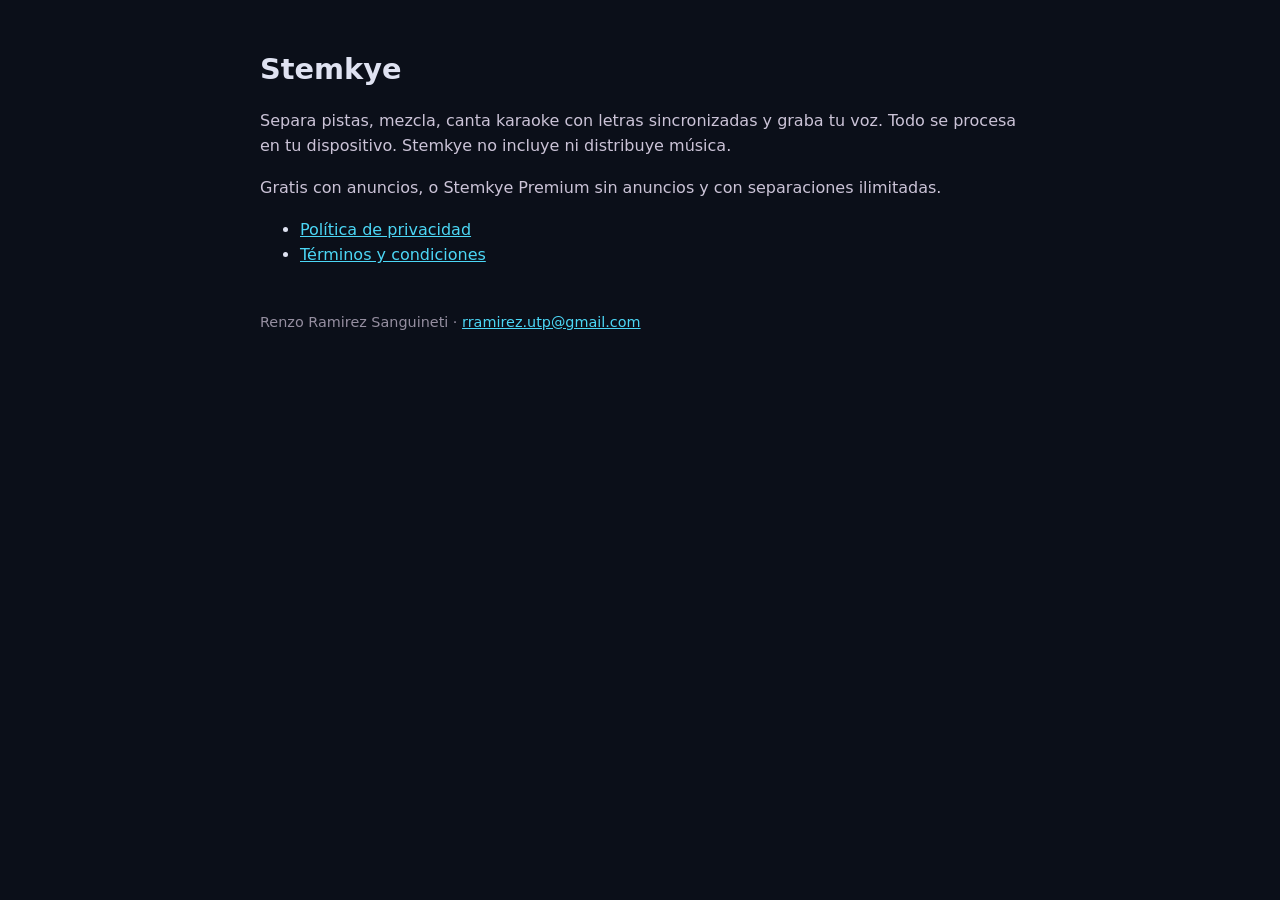
<file: index.html>
<!doctype html>
<html lang="es"><head><meta charset="utf-8"><meta name="viewport" content="width=device-width, initial-scale=1">
<title>Stemkye</title><link rel="stylesheet" href="style.css"></head><body><main>
<h1>Stemkye</h1>
<p>Separa pistas, mezcla, canta karaoke con letras sincronizadas y graba tu voz. Todo se procesa en tu dispositivo. Stemkye no incluye ni distribuye música.</p>
<p>Gratis con anuncios, o Stemkye Premium sin anuncios y con separaciones ilimitadas.</p>
<ul>
<li><a href="privacy.html">Política de privacidad</a></li>
<li><a href="terms.html">Términos y condiciones</a></li>
</ul>
<footer>Renzo Ramirez Sanguineti · <a href="mailto:rramirez.utp@gmail.com">rramirez.utp@gmail.com</a></footer>
</main></body></html>
</file>
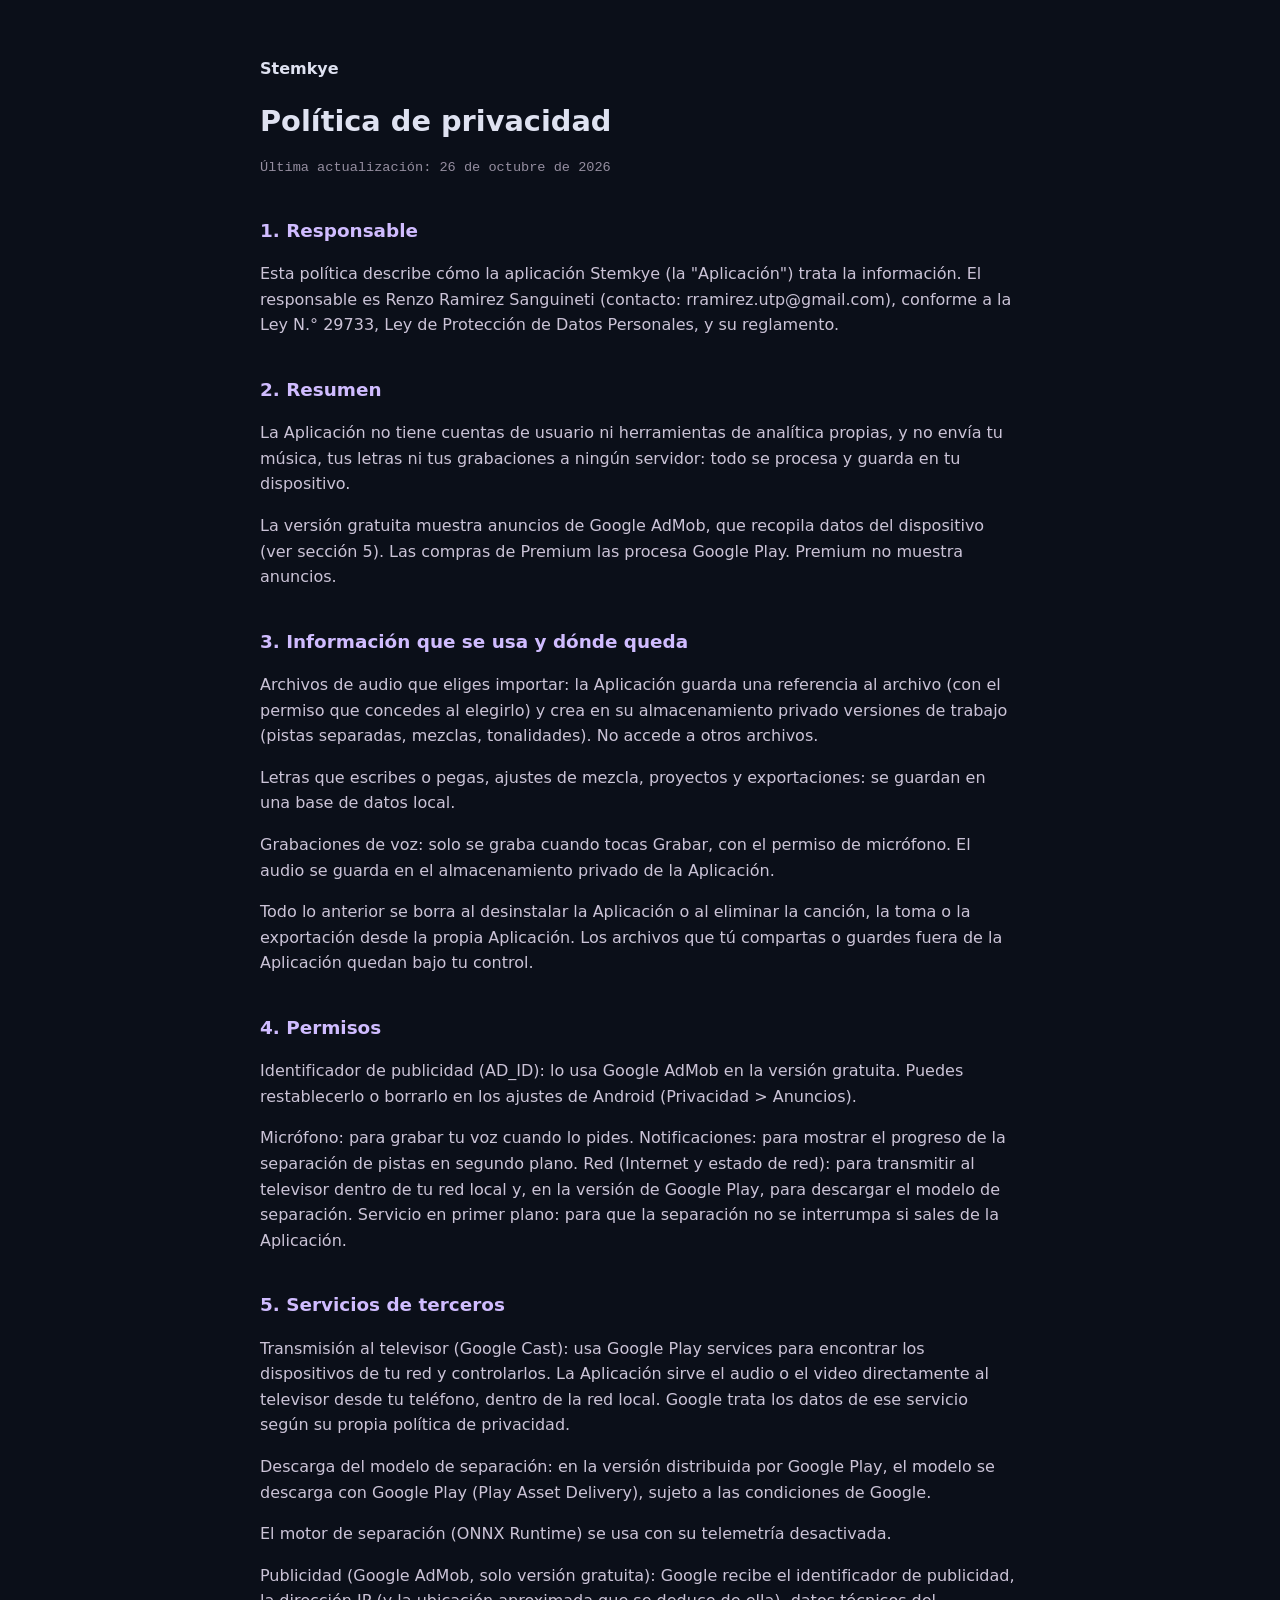
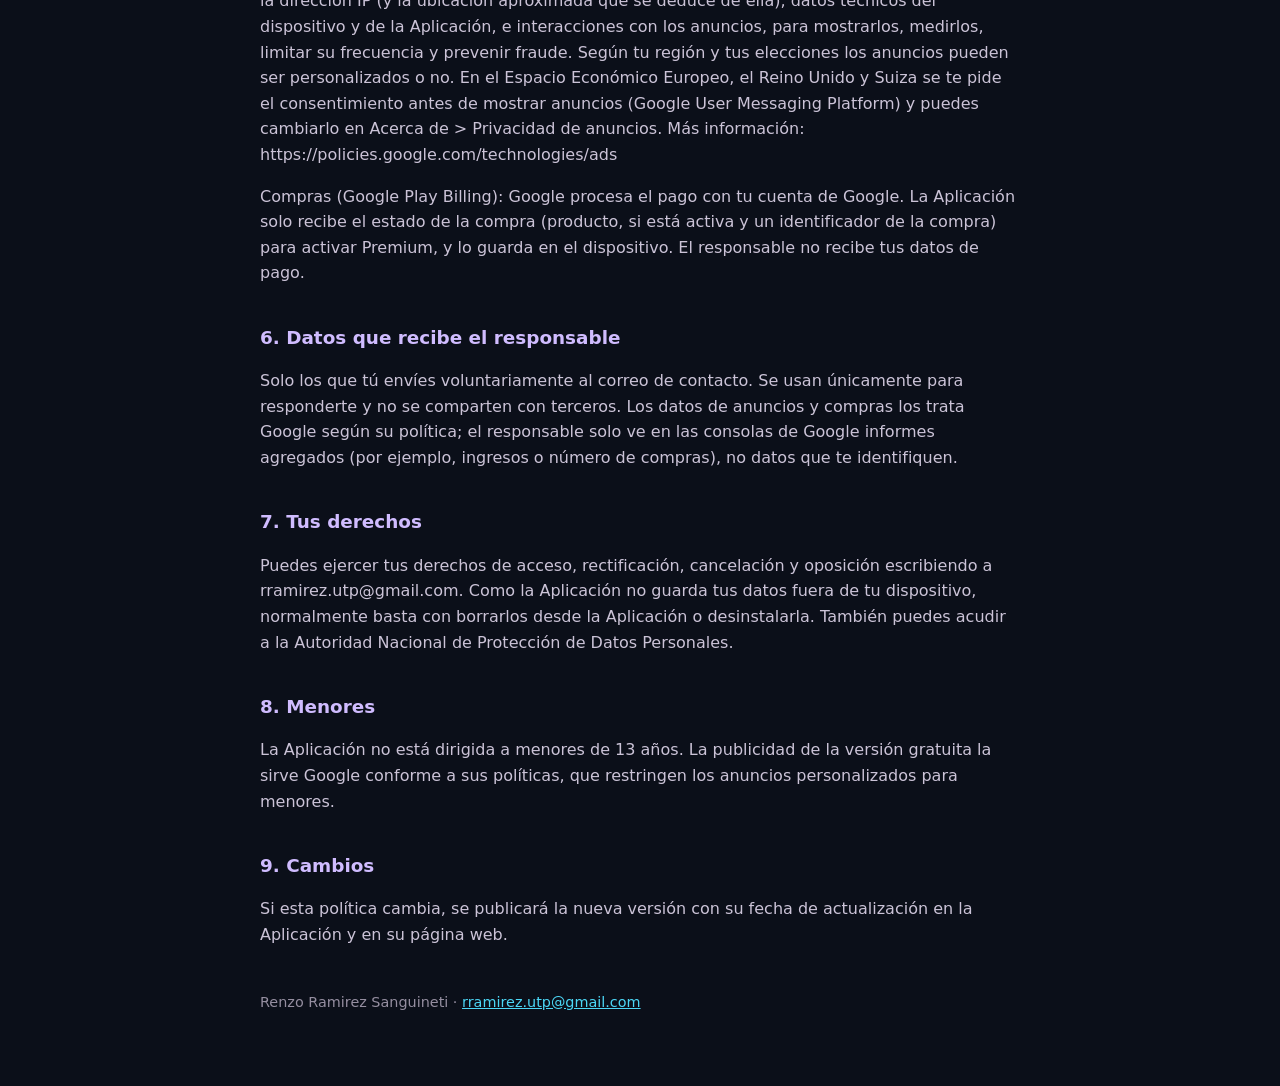
<file: privacy.html>
<!doctype html>
<html lang="es"><head><meta charset="utf-8"><meta name="viewport" content="width=device-width, initial-scale=1">
<title>Stemkye · Política de privacidad</title>
<link rel="stylesheet" href="style.css"></head><body><main>
<p class="brand"><a href="index.html">Stemkye</a></p>
<h1>Política de privacidad</h1>
<p class="updated">Última actualización: 26 de octubre de 2026</p>
<h2>1. Responsable</h2>
<p>Esta política describe cómo la aplicación Stemkye (la "Aplicación") trata la información. El responsable es Renzo Ramirez Sanguineti (contacto: rramirez.utp@gmail.com), conforme a la Ley N.° 29733, Ley de Protección de Datos Personales, y su reglamento.</p>
<h2>2. Resumen</h2>
<p>La Aplicación no tiene cuentas de usuario ni herramientas de analítica propias, y no envía tu música, tus letras ni tus grabaciones a ningún servidor: todo se procesa y guarda en tu dispositivo.</p>
<p>La versión gratuita muestra anuncios de Google AdMob, que recopila datos del dispositivo (ver sección 5). Las compras de Premium las procesa Google Play. Premium no muestra anuncios.</p>
<h2>3. Información que se usa y dónde queda</h2>
<p>Archivos de audio que eliges importar: la Aplicación guarda una referencia al archivo (con el permiso que concedes al elegirlo) y crea en su almacenamiento privado versiones de trabajo (pistas separadas, mezclas, tonalidades). No accede a otros archivos.</p>
<p>Letras que escribes o pegas, ajustes de mezcla, proyectos y exportaciones: se guardan en una base de datos local.</p>
<p>Grabaciones de voz: solo se graba cuando tocas Grabar, con el permiso de micrófono. El audio se guarda en el almacenamiento privado de la Aplicación.</p>
<p>Todo lo anterior se borra al desinstalar la Aplicación o al eliminar la canción, la toma o la exportación desde la propia Aplicación. Los archivos que tú compartas o guardes fuera de la Aplicación quedan bajo tu control.</p>
<h2>4. Permisos</h2>
<p>Identificador de publicidad (AD_ID): lo usa Google AdMob en la versión gratuita. Puedes restablecerlo o borrarlo en los ajustes de Android (Privacidad &gt; Anuncios).</p>
<p>Micrófono: para grabar tu voz cuando lo pides. Notificaciones: para mostrar el progreso de la separación de pistas en segundo plano. Red (Internet y estado de red): para transmitir al televisor dentro de tu red local y, en la versión de Google Play, para descargar el modelo de separación. Servicio en primer plano: para que la separación no se interrumpa si sales de la Aplicación.</p>
<h2>5. Servicios de terceros</h2>
<p>Transmisión al televisor (Google Cast): usa Google Play services para encontrar los dispositivos de tu red y controlarlos. La Aplicación sirve el audio o el video directamente al televisor desde tu teléfono, dentro de la red local. Google trata los datos de ese servicio según su propia política de privacidad.</p>
<p>Descarga del modelo de separación: en la versión distribuida por Google Play, el modelo se descarga con Google Play (Play Asset Delivery), sujeto a las condiciones de Google.</p>
<p>El motor de separación (ONNX Runtime) se usa con su telemetría desactivada.</p>
<p>Publicidad (Google AdMob, solo versión gratuita): Google recibe el identificador de publicidad, la dirección IP (y la ubicación aproximada que se deduce de ella), datos técnicos del dispositivo y de la Aplicación, e interacciones con los anuncios, para mostrarlos, medirlos, limitar su frecuencia y prevenir fraude. Según tu región y tus elecciones los anuncios pueden ser personalizados o no. En el Espacio Económico Europeo, el Reino Unido y Suiza se te pide el consentimiento antes de mostrar anuncios (Google User Messaging Platform) y puedes cambiarlo en Acerca de &gt; Privacidad de anuncios. Más información: https://policies.google.com/technologies/ads</p>
<p>Compras (Google Play Billing): Google procesa el pago con tu cuenta de Google. La Aplicación solo recibe el estado de la compra (producto, si está activa y un identificador de la compra) para activar Premium, y lo guarda en el dispositivo. El responsable no recibe tus datos de pago.</p>
<h2>6. Datos que recibe el responsable</h2>
<p>Solo los que tú envíes voluntariamente al correo de contacto. Se usan únicamente para responderte y no se comparten con terceros. Los datos de anuncios y compras los trata Google según su política; el responsable solo ve en las consolas de Google informes agregados (por ejemplo, ingresos o número de compras), no datos que te identifiquen.</p>
<h2>7. Tus derechos</h2>
<p>Puedes ejercer tus derechos de acceso, rectificación, cancelación y oposición escribiendo a rramirez.utp@gmail.com. Como la Aplicación no guarda tus datos fuera de tu dispositivo, normalmente basta con borrarlos desde la Aplicación o desinstalarla. También puedes acudir a la Autoridad Nacional de Protección de Datos Personales.</p>
<h2>8. Menores</h2>
<p>La Aplicación no está dirigida a menores de 13 años. La publicidad de la versión gratuita la sirve Google conforme a sus políticas, que restringen los anuncios personalizados para menores.</p>
<h2>9. Cambios</h2>
<p>Si esta política cambia, se publicará la nueva versión con su fecha de actualización en la Aplicación y en su página web.</p>
<footer>Renzo Ramirez Sanguineti · <a href="mailto:rramirez.utp@gmail.com">rramirez.utp@gmail.com</a></footer>
</main></body></html>
</file>
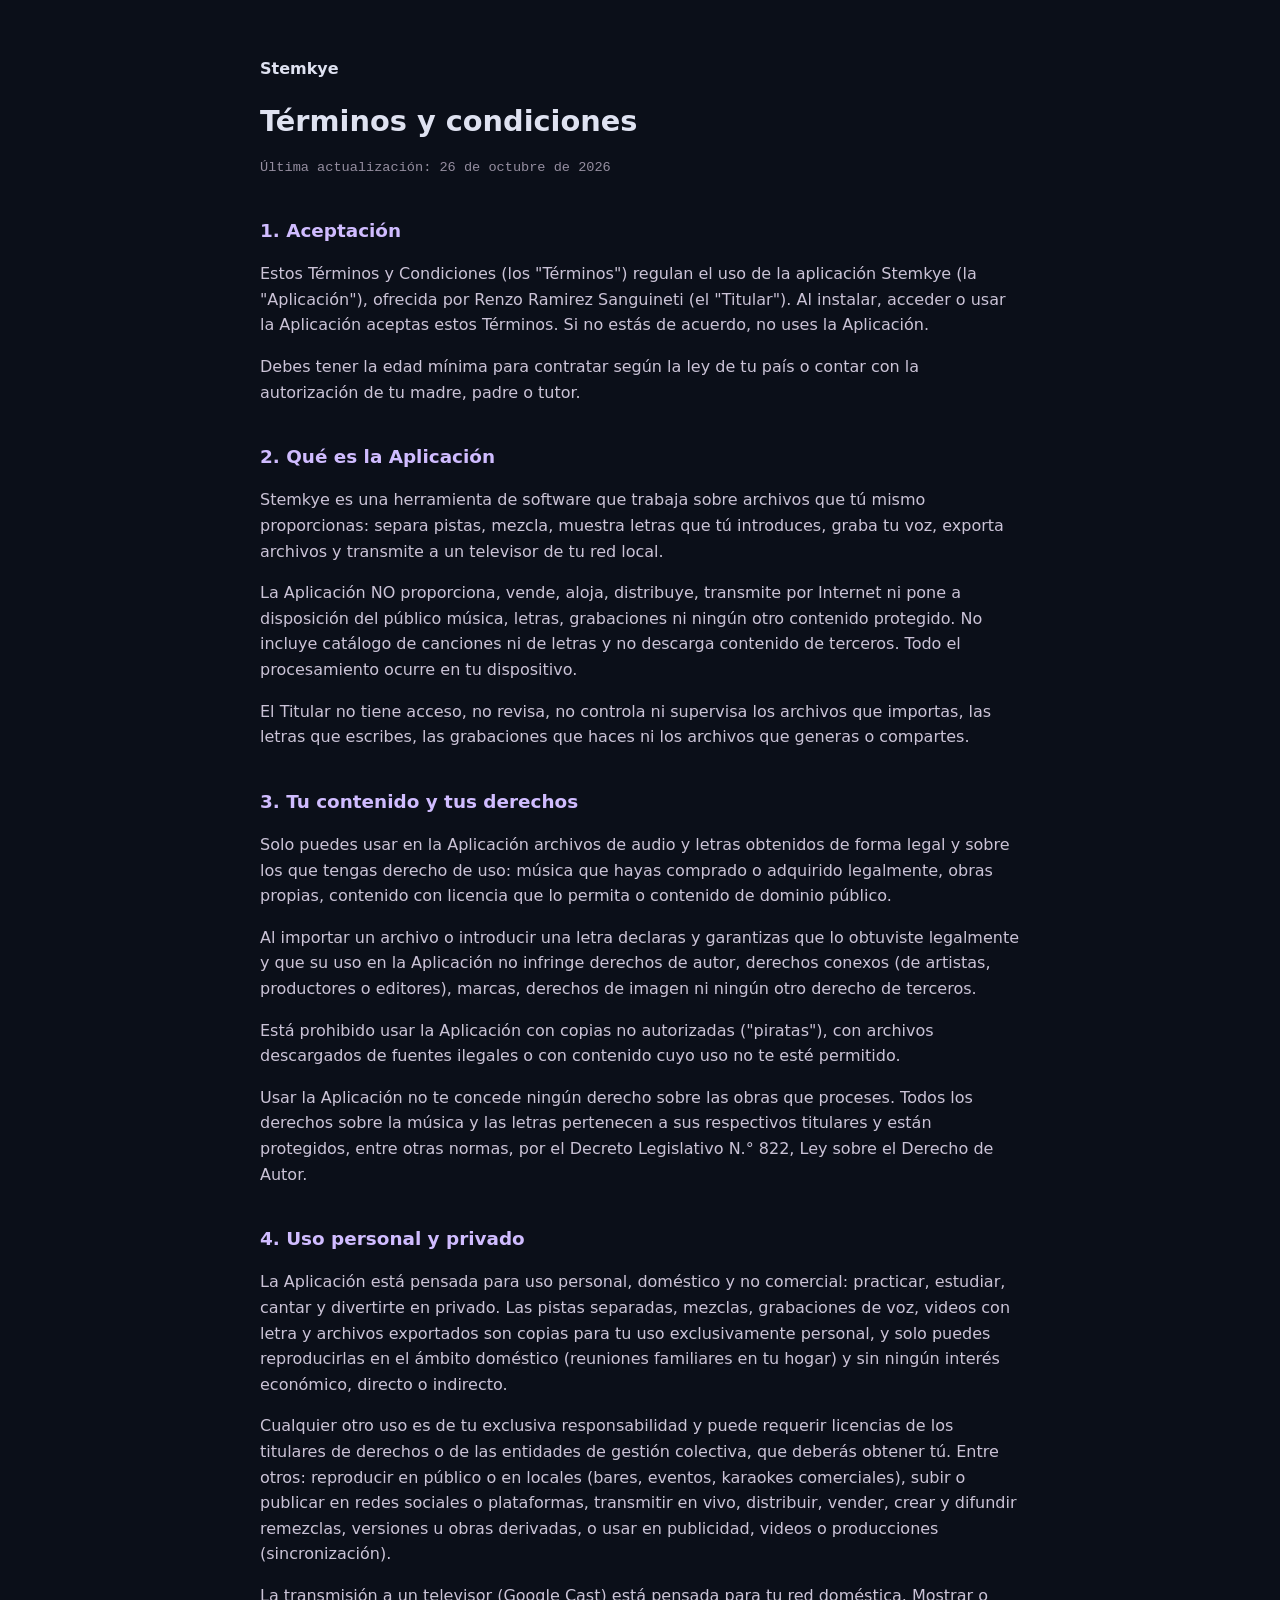
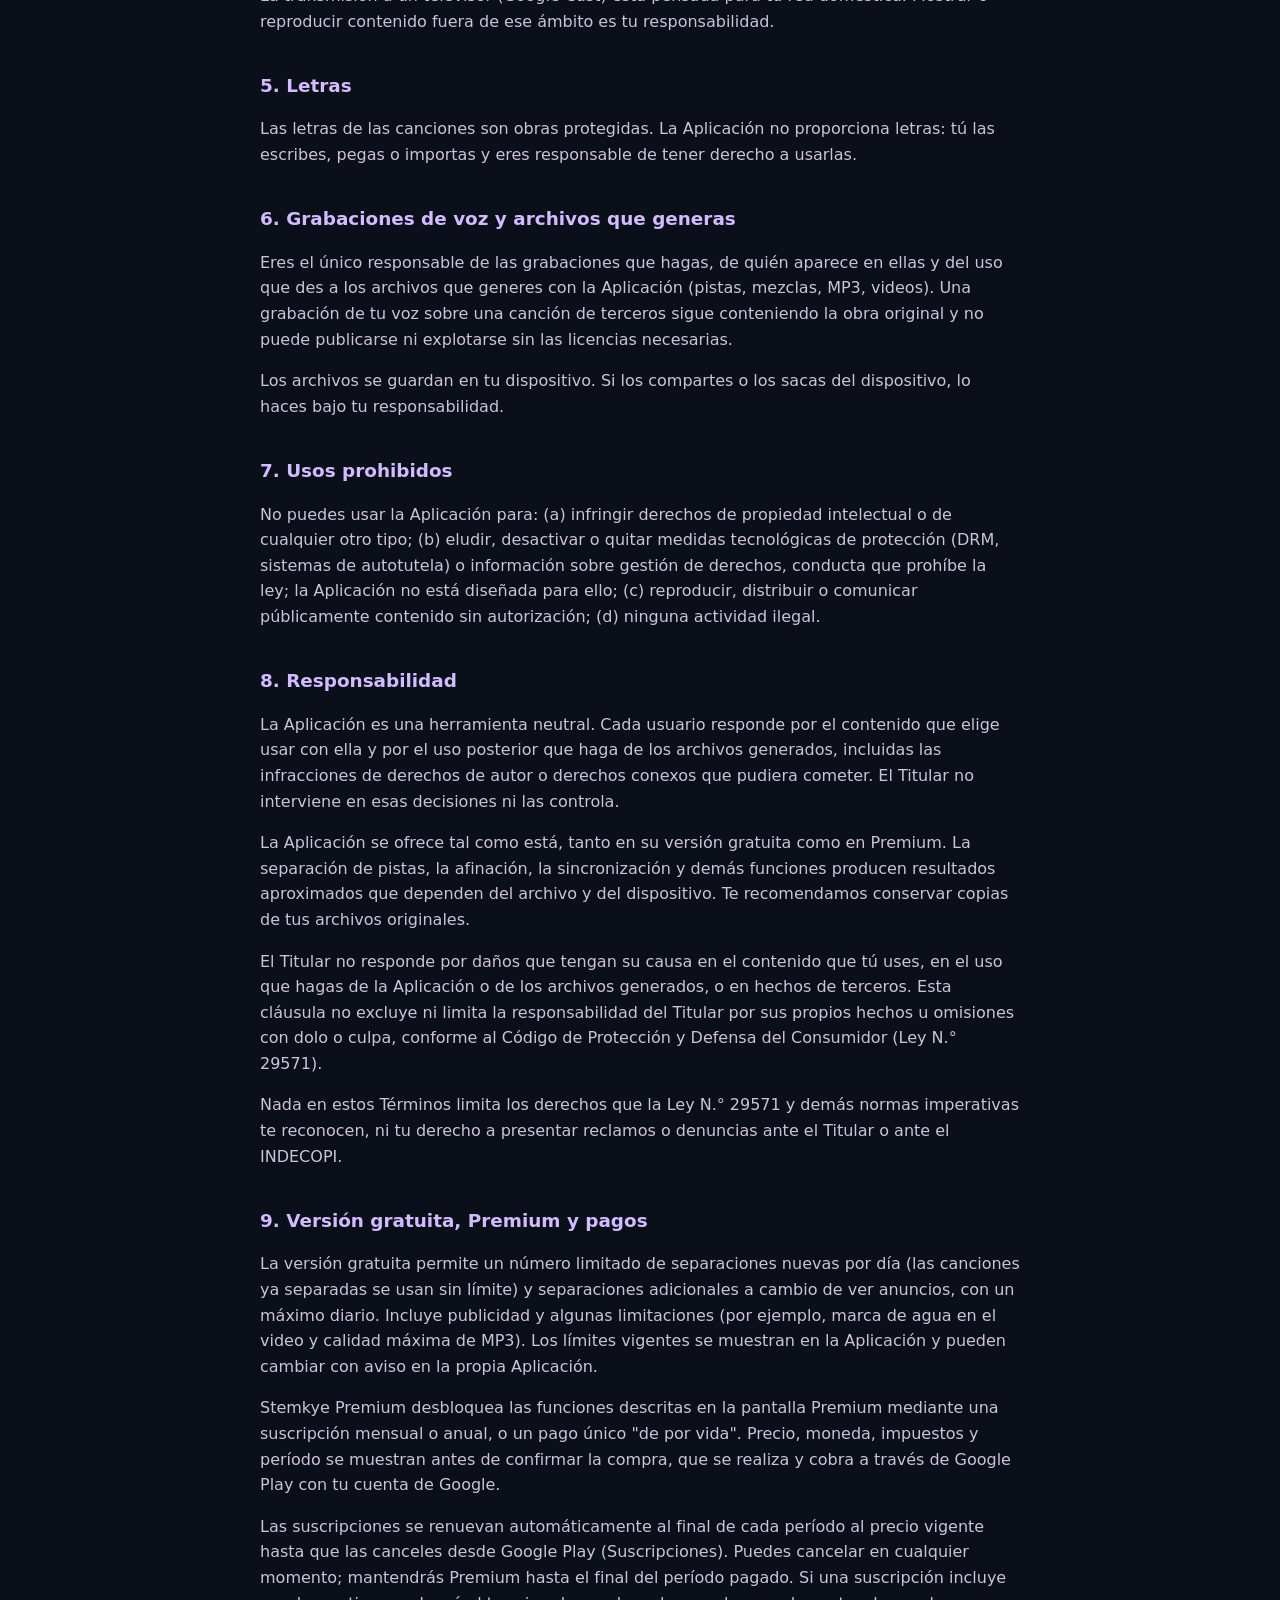
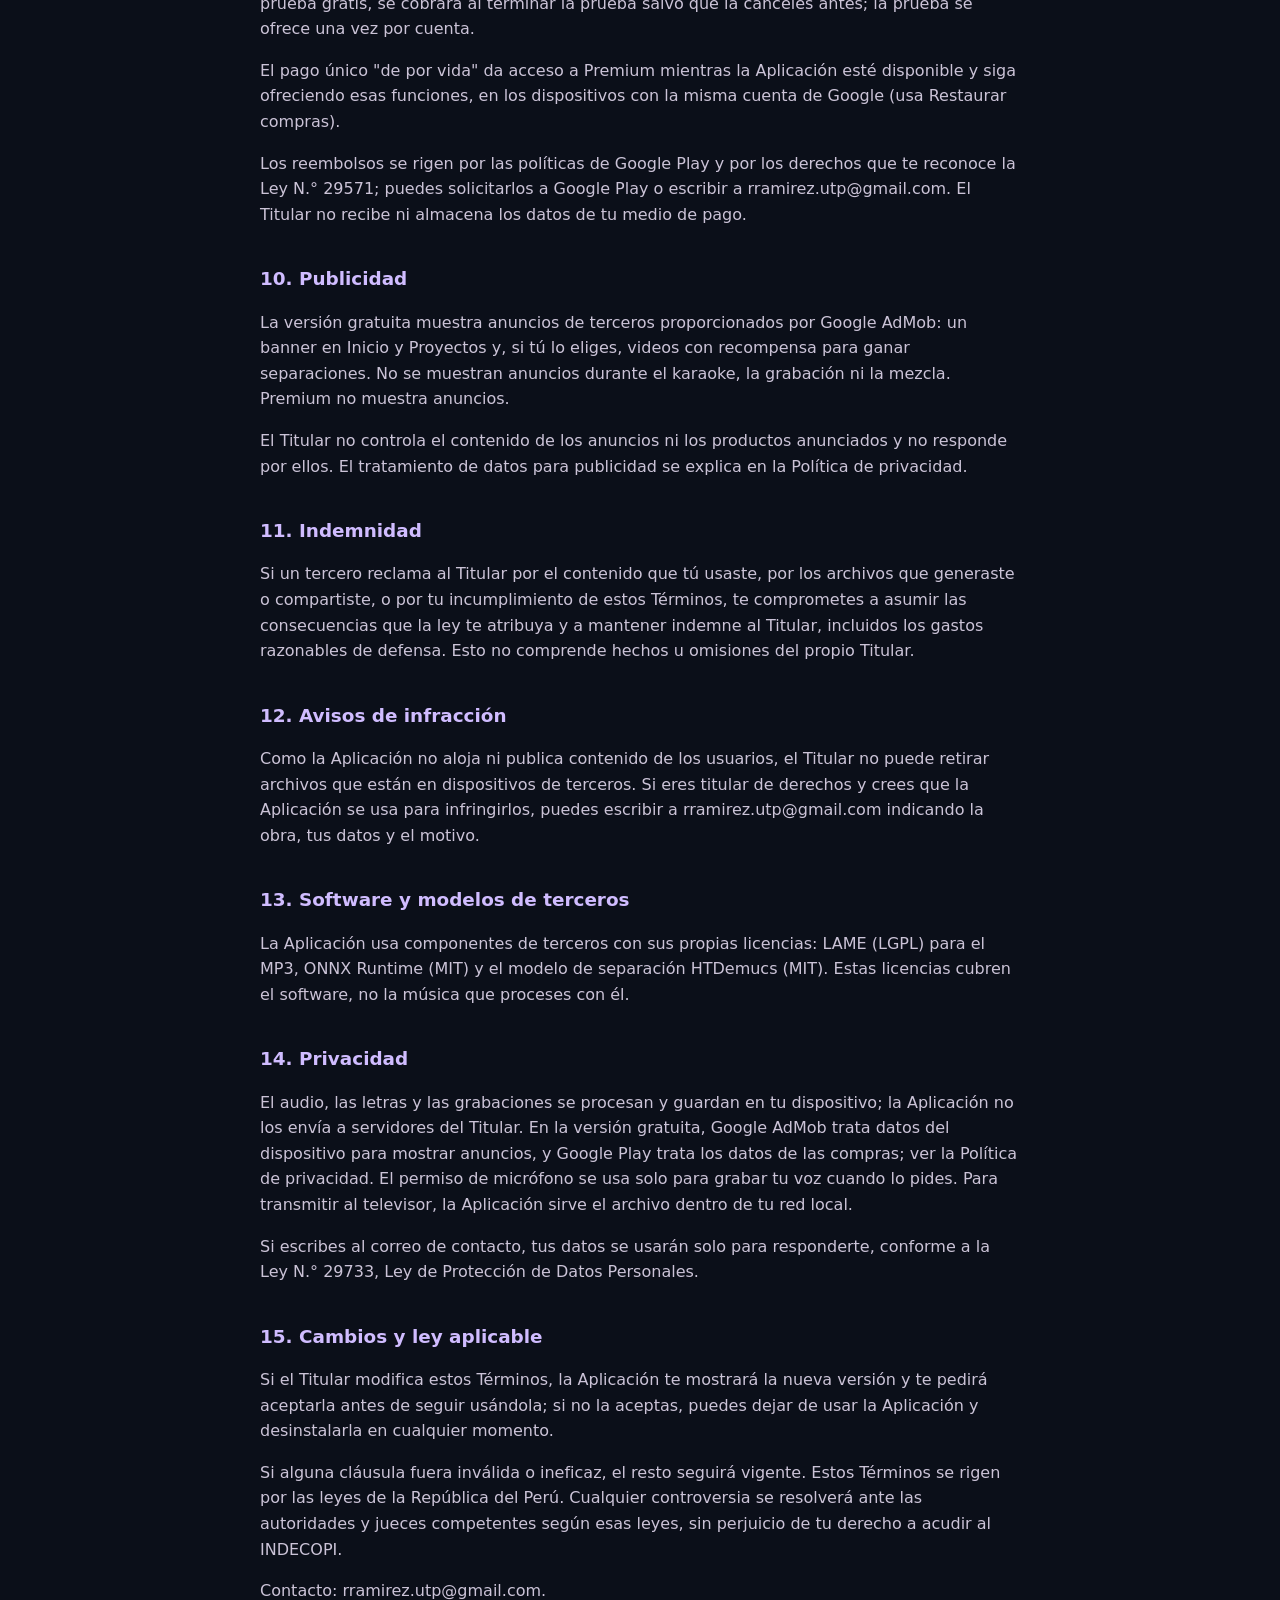
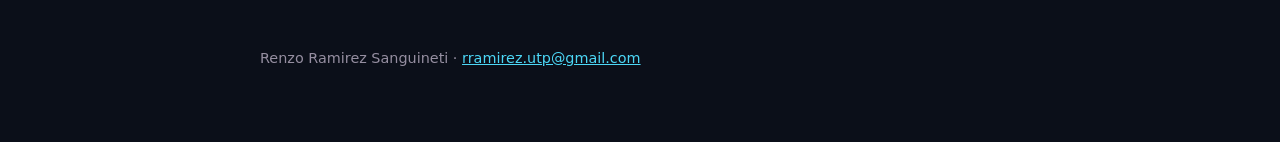
<file: terms.html>
<!doctype html>
<html lang="es"><head><meta charset="utf-8"><meta name="viewport" content="width=device-width, initial-scale=1">
<title>Stemkye · Términos y condiciones</title>
<link rel="stylesheet" href="style.css"></head><body><main>
<p class="brand"><a href="index.html">Stemkye</a></p>
<h1>Términos y condiciones</h1>
<p class="updated">Última actualización: 26 de octubre de 2026</p>
<h2>1. Aceptación</h2>
<p>Estos Términos y Condiciones (los "Términos") regulan el uso de la aplicación Stemkye (la "Aplicación"), ofrecida por Renzo Ramirez Sanguineti (el "Titular"). Al instalar, acceder o usar la Aplicación aceptas estos Términos. Si no estás de acuerdo, no uses la Aplicación.</p>
<p>Debes tener la edad mínima para contratar según la ley de tu país o contar con la autorización de tu madre, padre o tutor.</p>
<h2>2. Qué es la Aplicación</h2>
<p>Stemkye es una herramienta de software que trabaja sobre archivos que tú mismo proporcionas: separa pistas, mezcla, muestra letras que tú introduces, graba tu voz, exporta archivos y transmite a un televisor de tu red local.</p>
<p>La Aplicación NO proporciona, vende, aloja, distribuye, transmite por Internet ni pone a disposición del público música, letras, grabaciones ni ningún otro contenido protegido. No incluye catálogo de canciones ni de letras y no descarga contenido de terceros. Todo el procesamiento ocurre en tu dispositivo.</p>
<p>El Titular no tiene acceso, no revisa, no controla ni supervisa los archivos que importas, las letras que escribes, las grabaciones que haces ni los archivos que generas o compartes.</p>
<h2>3. Tu contenido y tus derechos</h2>
<p>Solo puedes usar en la Aplicación archivos de audio y letras obtenidos de forma legal y sobre los que tengas derecho de uso: música que hayas comprado o adquirido legalmente, obras propias, contenido con licencia que lo permita o contenido de dominio público.</p>
<p>Al importar un archivo o introducir una letra declaras y garantizas que lo obtuviste legalmente y que su uso en la Aplicación no infringe derechos de autor, derechos conexos (de artistas, productores o editores), marcas, derechos de imagen ni ningún otro derecho de terceros.</p>
<p>Está prohibido usar la Aplicación con copias no autorizadas ("piratas"), con archivos descargados de fuentes ilegales o con contenido cuyo uso no te esté permitido.</p>
<p>Usar la Aplicación no te concede ningún derecho sobre las obras que proceses. Todos los derechos sobre la música y las letras pertenecen a sus respectivos titulares y están protegidos, entre otras normas, por el Decreto Legislativo N.° 822, Ley sobre el Derecho de Autor.</p>
<h2>4. Uso personal y privado</h2>
<p>La Aplicación está pensada para uso personal, doméstico y no comercial: practicar, estudiar, cantar y divertirte en privado. Las pistas separadas, mezclas, grabaciones de voz, videos con letra y archivos exportados son copias para tu uso exclusivamente personal, y solo puedes reproducirlas en el ámbito doméstico (reuniones familiares en tu hogar) y sin ningún interés económico, directo o indirecto.</p>
<p>Cualquier otro uso es de tu exclusiva responsabilidad y puede requerir licencias de los titulares de derechos o de las entidades de gestión colectiva, que deberás obtener tú. Entre otros: reproducir en público o en locales (bares, eventos, karaokes comerciales), subir o publicar en redes sociales o plataformas, transmitir en vivo, distribuir, vender, crear y difundir remezclas, versiones u obras derivadas, o usar en publicidad, videos o producciones (sincronización).</p>
<p>La transmisión a un televisor (Google Cast) está pensada para tu red doméstica. Mostrar o reproducir contenido fuera de ese ámbito es tu responsabilidad.</p>
<h2>5. Letras</h2>
<p>Las letras de las canciones son obras protegidas. La Aplicación no proporciona letras: tú las escribes, pegas o importas y eres responsable de tener derecho a usarlas.</p>
<h2>6. Grabaciones de voz y archivos que generas</h2>
<p>Eres el único responsable de las grabaciones que hagas, de quién aparece en ellas y del uso que des a los archivos que generes con la Aplicación (pistas, mezclas, MP3, videos). Una grabación de tu voz sobre una canción de terceros sigue conteniendo la obra original y no puede publicarse ni explotarse sin las licencias necesarias.</p>
<p>Los archivos se guardan en tu dispositivo. Si los compartes o los sacas del dispositivo, lo haces bajo tu responsabilidad.</p>
<h2>7. Usos prohibidos</h2>
<p>No puedes usar la Aplicación para: (a) infringir derechos de propiedad intelectual o de cualquier otro tipo; (b) eludir, desactivar o quitar medidas tecnológicas de protección (DRM, sistemas de autotutela) o información sobre gestión de derechos, conducta que prohíbe la ley; la Aplicación no está diseñada para ello; (c) reproducir, distribuir o comunicar públicamente contenido sin autorización; (d) ninguna actividad ilegal.</p>
<h2>8. Responsabilidad</h2>
<p>La Aplicación es una herramienta neutral. Cada usuario responde por el contenido que elige usar con ella y por el uso posterior que haga de los archivos generados, incluidas las infracciones de derechos de autor o derechos conexos que pudiera cometer. El Titular no interviene en esas decisiones ni las controla.</p>
<p>La Aplicación se ofrece tal como está, tanto en su versión gratuita como en Premium. La separación de pistas, la afinación, la sincronización y demás funciones producen resultados aproximados que dependen del archivo y del dispositivo. Te recomendamos conservar copias de tus archivos originales.</p>
<p>El Titular no responde por daños que tengan su causa en el contenido que tú uses, en el uso que hagas de la Aplicación o de los archivos generados, o en hechos de terceros. Esta cláusula no excluye ni limita la responsabilidad del Titular por sus propios hechos u omisiones con dolo o culpa, conforme al Código de Protección y Defensa del Consumidor (Ley N.° 29571).</p>
<p>Nada en estos Términos limita los derechos que la Ley N.° 29571 y demás normas imperativas te reconocen, ni tu derecho a presentar reclamos o denuncias ante el Titular o ante el INDECOPI.</p>
<h2>9. Versión gratuita, Premium y pagos</h2>
<p>La versión gratuita permite un número limitado de separaciones nuevas por día (las canciones ya separadas se usan sin límite) y separaciones adicionales a cambio de ver anuncios, con un máximo diario. Incluye publicidad y algunas limitaciones (por ejemplo, marca de agua en el video y calidad máxima de MP3). Los límites vigentes se muestran en la Aplicación y pueden cambiar con aviso en la propia Aplicación.</p>
<p>Stemkye Premium desbloquea las funciones descritas en la pantalla Premium mediante una suscripción mensual o anual, o un pago único "de por vida". Precio, moneda, impuestos y período se muestran antes de confirmar la compra, que se realiza y cobra a través de Google Play con tu cuenta de Google.</p>
<p>Las suscripciones se renuevan automáticamente al final de cada período al precio vigente hasta que las canceles desde Google Play (Suscripciones). Puedes cancelar en cualquier momento; mantendrás Premium hasta el final del período pagado. Si una suscripción incluye prueba gratis, se cobrará al terminar la prueba salvo que la canceles antes; la prueba se ofrece una vez por cuenta.</p>
<p>El pago único "de por vida" da acceso a Premium mientras la Aplicación esté disponible y siga ofreciendo esas funciones, en los dispositivos con la misma cuenta de Google (usa Restaurar compras).</p>
<p>Los reembolsos se rigen por las políticas de Google Play y por los derechos que te reconoce la Ley N.° 29571; puedes solicitarlos a Google Play o escribir a rramirez.utp@gmail.com. El Titular no recibe ni almacena los datos de tu medio de pago.</p>
<h2>10. Publicidad</h2>
<p>La versión gratuita muestra anuncios de terceros proporcionados por Google AdMob: un banner en Inicio y Proyectos y, si tú lo eliges, videos con recompensa para ganar separaciones. No se muestran anuncios durante el karaoke, la grabación ni la mezcla. Premium no muestra anuncios.</p>
<p>El Titular no controla el contenido de los anuncios ni los productos anunciados y no responde por ellos. El tratamiento de datos para publicidad se explica en la Política de privacidad.</p>
<h2>11. Indemnidad</h2>
<p>Si un tercero reclama al Titular por el contenido que tú usaste, por los archivos que generaste o compartiste, o por tu incumplimiento de estos Términos, te comprometes a asumir las consecuencias que la ley te atribuya y a mantener indemne al Titular, incluidos los gastos razonables de defensa. Esto no comprende hechos u omisiones del propio Titular.</p>
<h2>12. Avisos de infracción</h2>
<p>Como la Aplicación no aloja ni publica contenido de los usuarios, el Titular no puede retirar archivos que están en dispositivos de terceros. Si eres titular de derechos y crees que la Aplicación se usa para infringirlos, puedes escribir a rramirez.utp@gmail.com indicando la obra, tus datos y el motivo.</p>
<h2>13. Software y modelos de terceros</h2>
<p>La Aplicación usa componentes de terceros con sus propias licencias: LAME (LGPL) para el MP3, ONNX Runtime (MIT) y el modelo de separación HTDemucs (MIT). Estas licencias cubren el software, no la música que proceses con él.</p>
<h2>14. Privacidad</h2>
<p>El audio, las letras y las grabaciones se procesan y guardan en tu dispositivo; la Aplicación no los envía a servidores del Titular. En la versión gratuita, Google AdMob trata datos del dispositivo para mostrar anuncios, y Google Play trata los datos de las compras; ver la Política de privacidad. El permiso de micrófono se usa solo para grabar tu voz cuando lo pides. Para transmitir al televisor, la Aplicación sirve el archivo dentro de tu red local.</p>
<p>Si escribes al correo de contacto, tus datos se usarán solo para responderte, conforme a la Ley N.° 29733, Ley de Protección de Datos Personales.</p>
<h2>15. Cambios y ley aplicable</h2>
<p>Si el Titular modifica estos Términos, la Aplicación te mostrará la nueva versión y te pedirá aceptarla antes de seguir usándola; si no la aceptas, puedes dejar de usar la Aplicación y desinstalarla en cualquier momento.</p>
<p>Si alguna cláusula fuera inválida o ineficaz, el resto seguirá vigente. Estos Términos se rigen por las leyes de la República del Perú. Cualquier controversia se resolverá ante las autoridades y jueces competentes según esas leyes, sin perjuicio de tu derecho a acudir al INDECOPI.</p>
<p>Contacto: rramirez.utp@gmail.com.</p>
<footer>Renzo Ramirez Sanguineti · <a href="mailto:rramirez.utp@gmail.com">rramirez.utp@gmail.com</a></footer>
</main></body></html>
</file>
<file: style.css>
:root { --canvas: #0B0F19; --text: #DFE2F1; --dim: #958EA0; --cyan: #4CD7F6; --violet: #D0BCFF; }
html { background: var(--canvas); color: var(--text); font: 16px/1.6 system-ui, -apple-system, "Segoe UI", Roboto, sans-serif; }
main { max-width: 760px; margin: 0 auto; padding: 32px 16px 64px; }
h1 { font-size: 1.8rem; margin: .2em 0; }
h2 { font-size: 1.15rem; margin-top: 2em; color: var(--violet); }
p { color: #CBC3D7; }
a { color: var(--cyan); }
.brand a { color: var(--text); font-weight: 700; text-decoration: none; }
.updated { color: var(--dim); font-family: ui-monospace, monospace; font-size: .85rem; }
footer { margin-top: 3em; color: var(--dim); font-size: .9rem; }
</file>
